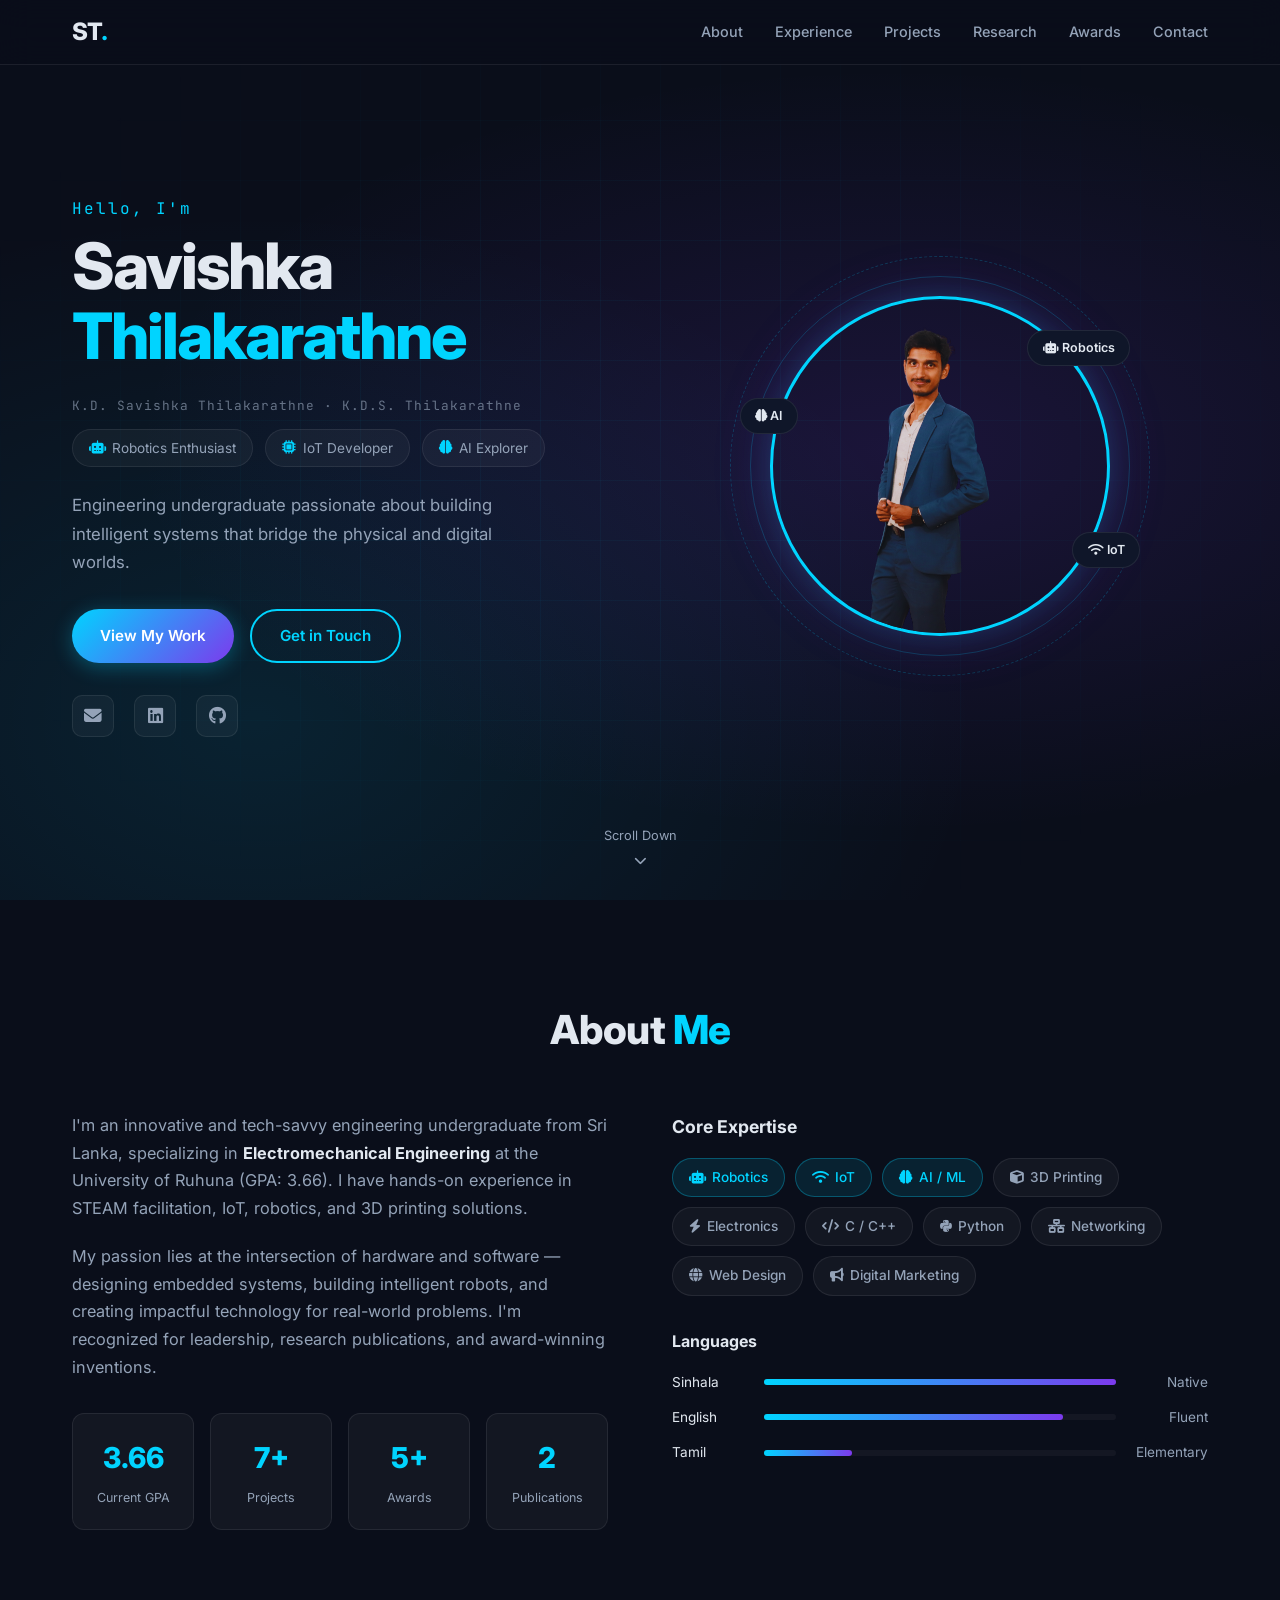
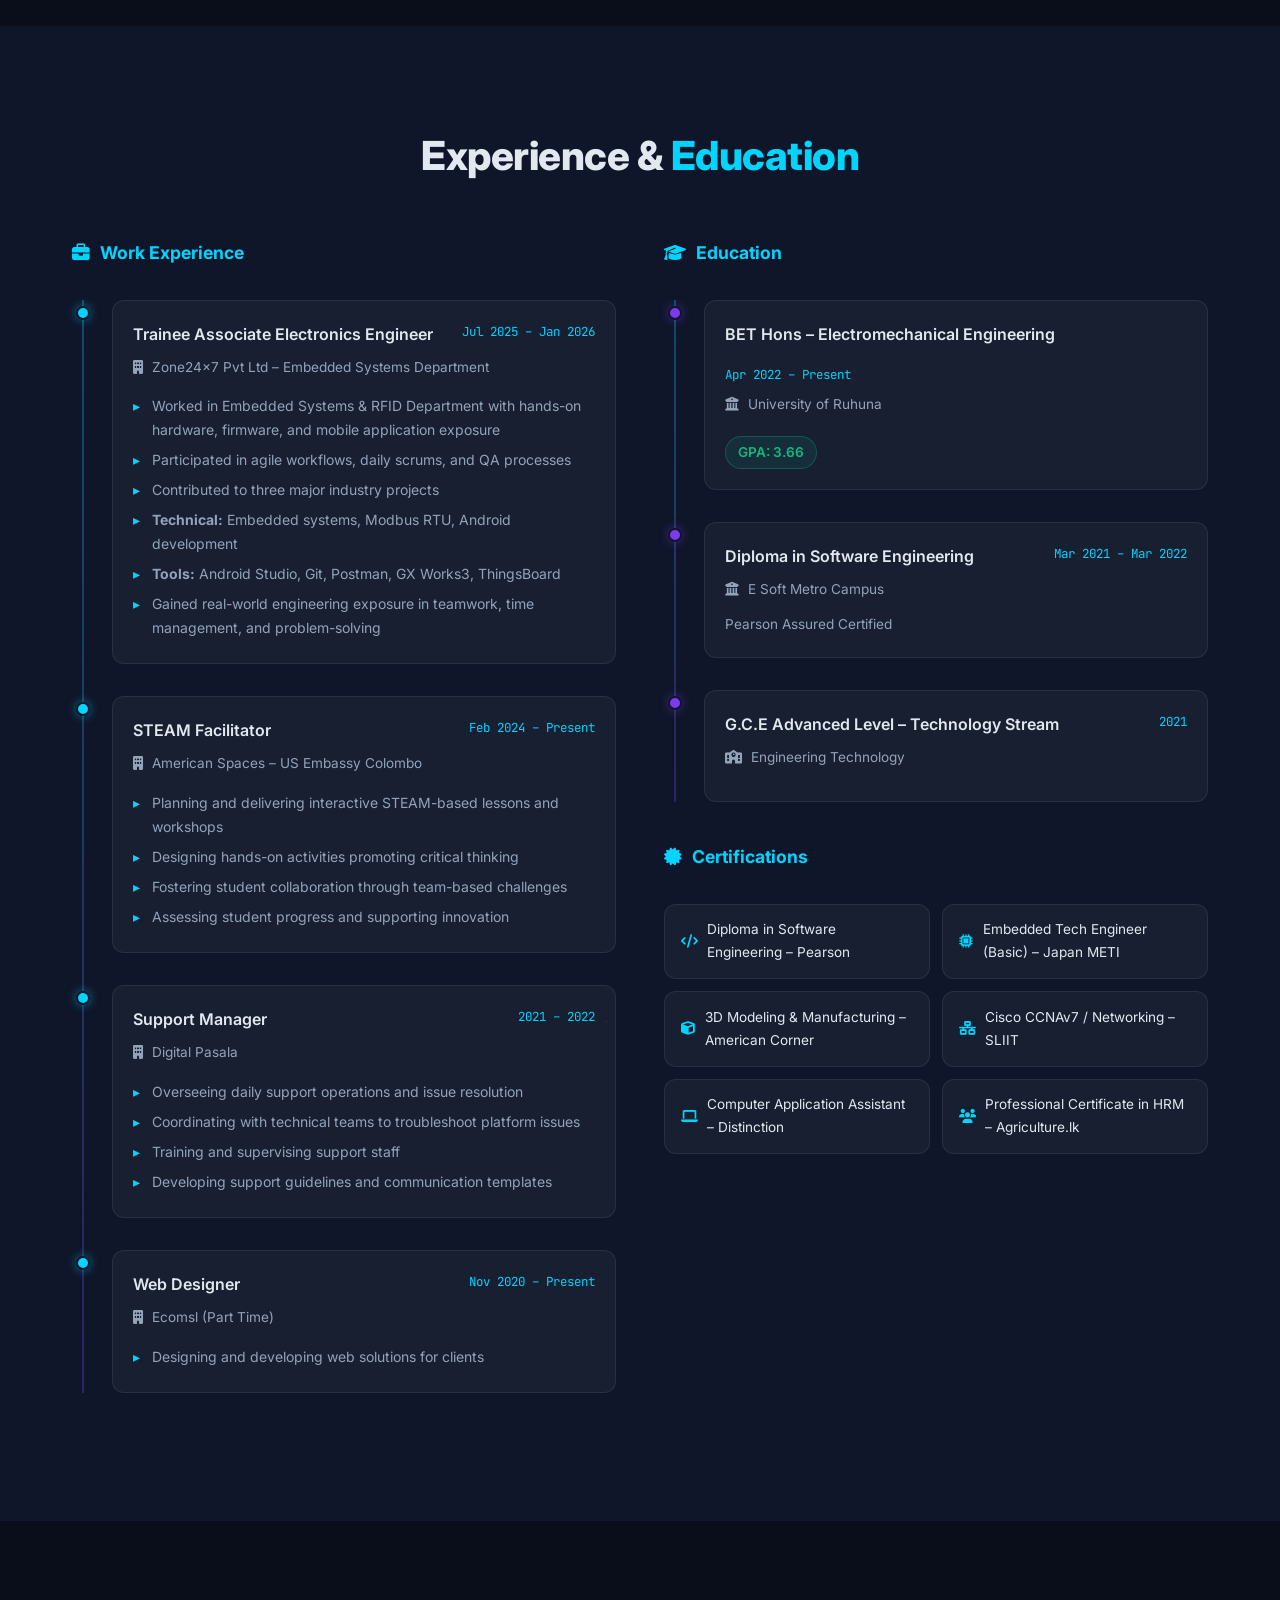
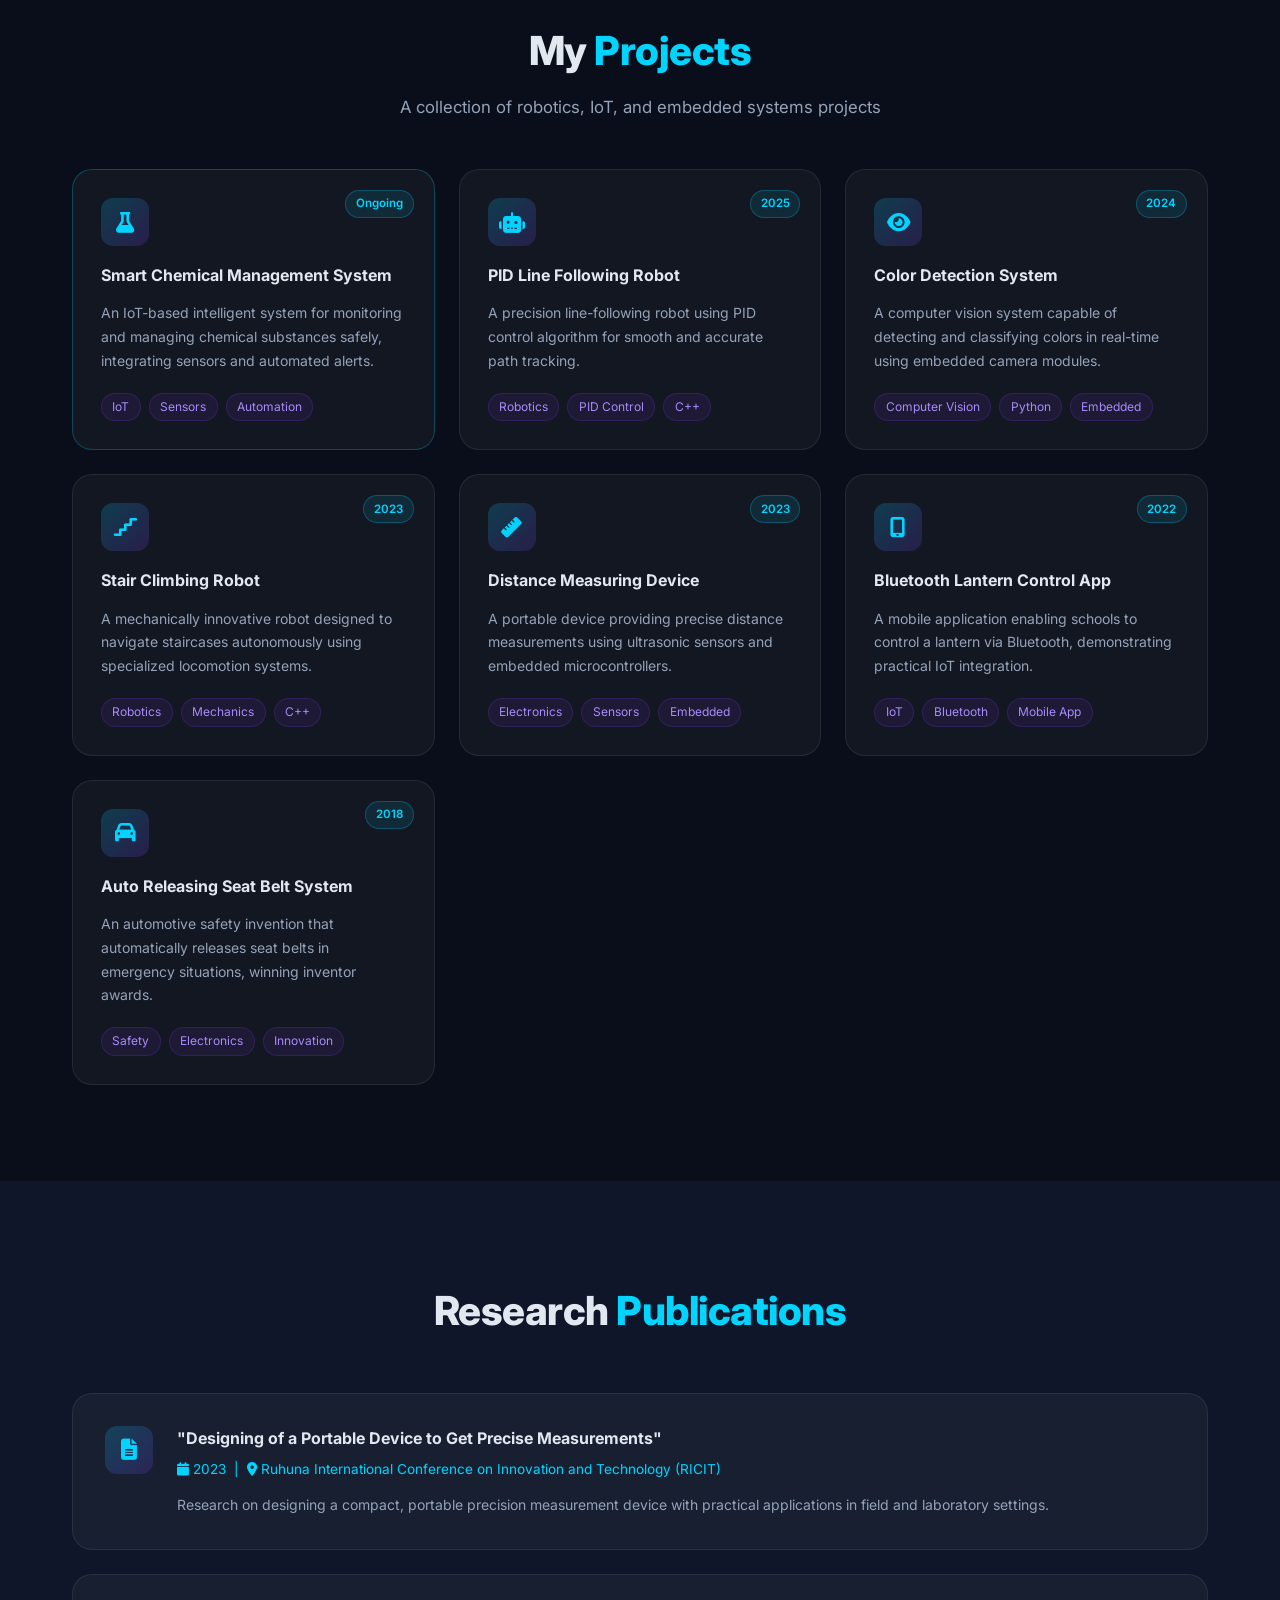
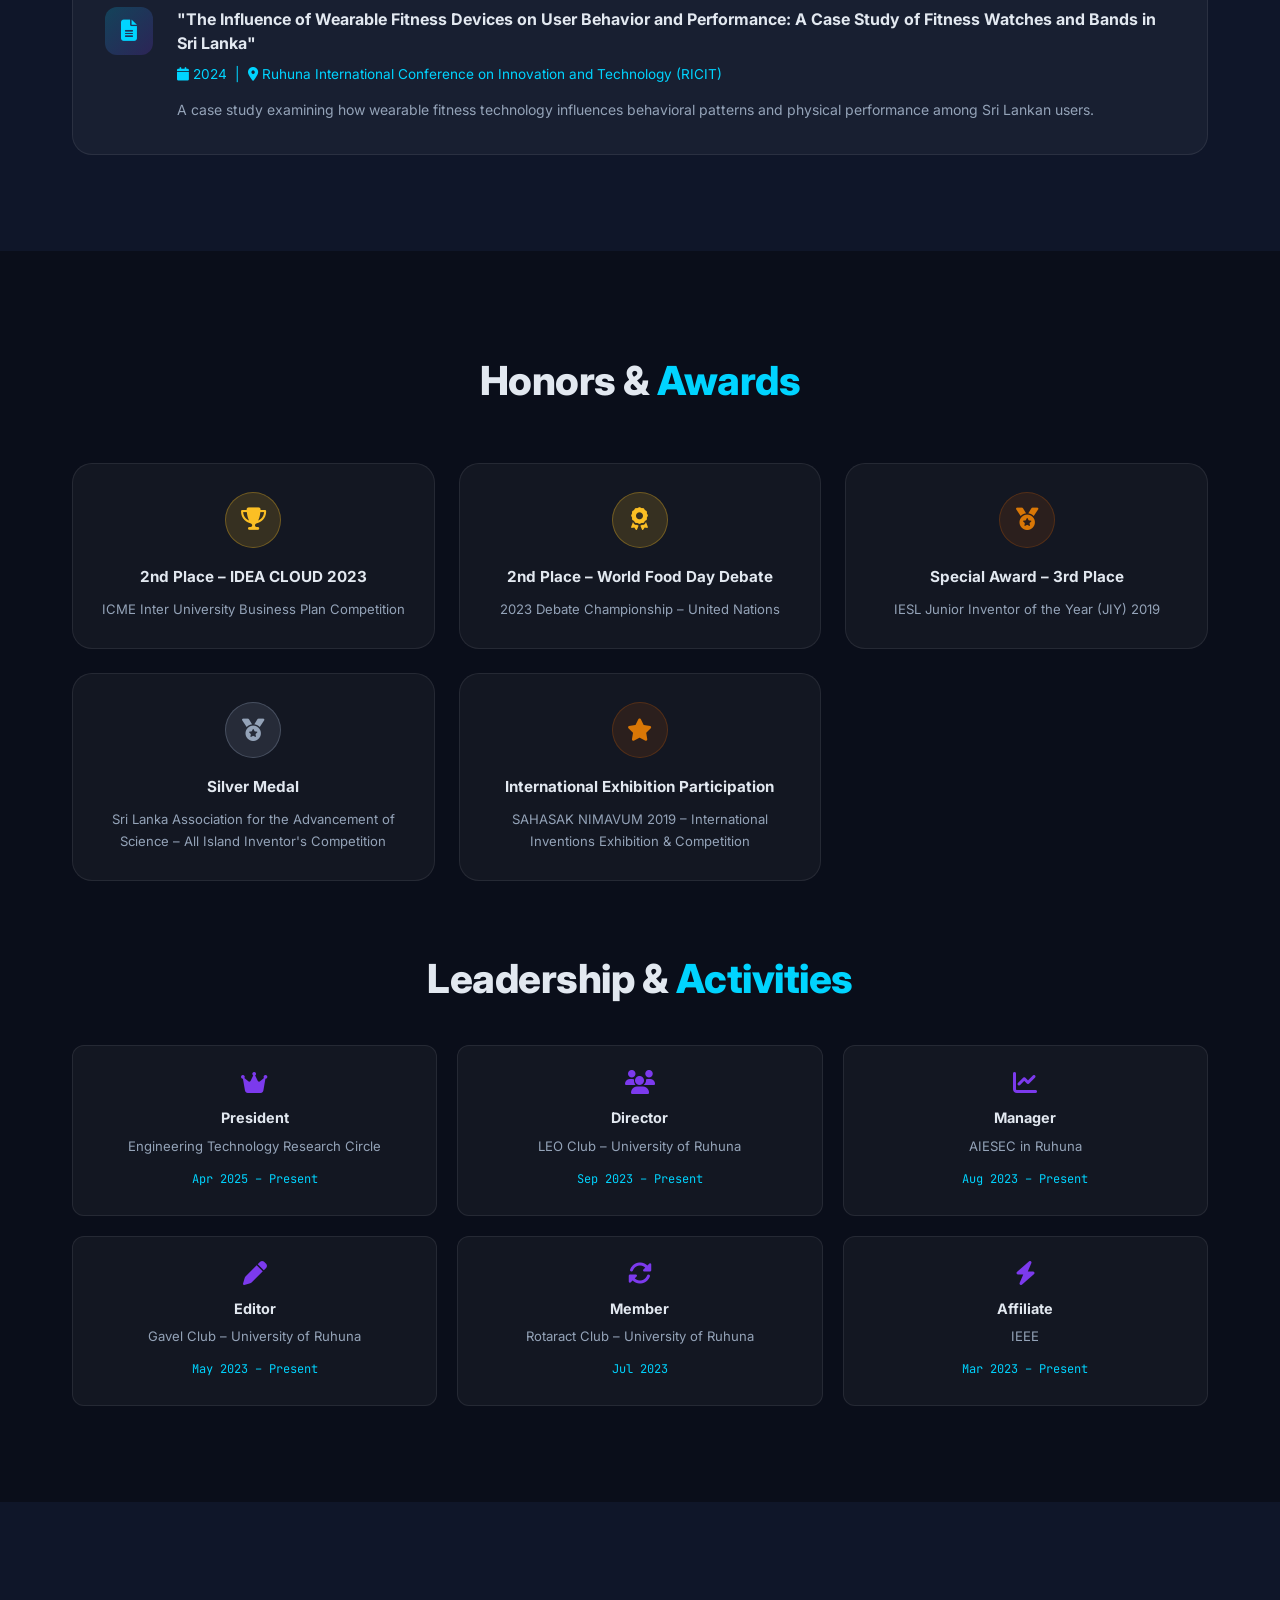
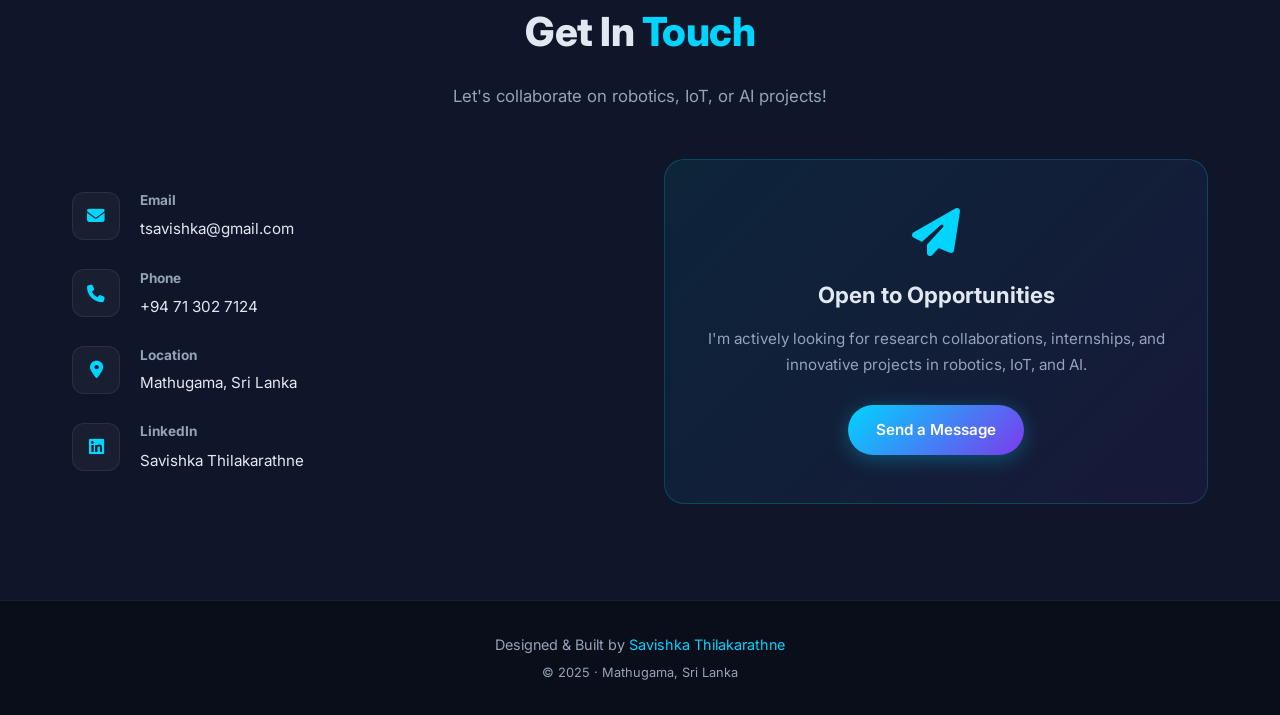
<file: index.html>
<!DOCTYPE html>
<html lang="en">
<head>
  <meta charset="UTF-8" />
  <meta name="viewport" content="width=device-width, initial-scale=1.0" />

  <!-- Primary Meta -->
  <title>K.D. Savishka Thilakarathne – Robotics, IoT & AI Engineer Sri Lanka | K.D.S. Thilakarathne</title>
  <meta name="description" content="K.D. Savishka Thilakarathne (K.D.S. Thilakarathne) is an innovative and tech-savvy Engineering Technology undergraduate from Sri Lanka, specializing in Electromechanical Engineering at the University of Ruhuna. He has hands-on experience in STEAM facilitation, IoT, robotics, and 3D printing solutions. Recognized for leadership, research publications, and award-winning inventions." />
  <meta name="keywords" content="Savishka, Savishka Thilakarathne, K.D.S Thilakarathne, KDS Thilakarathne, Thilakarathne, K.D. Savishka Thilakarathne, Savishka Engineer, Savishka Sri Lanka, Savishka Robotics, Savishka IoT, Savishka AI, Savishka University of Ruhuna, Savishka Portfolio, Robotics Engineer Sri Lanka, IoT Developer Sri Lanka, Embedded Systems, Electromechanical Engineering, STEAM Facilitator, University of Ruhuna Engineering" />
  <meta name="author" content="Savishka Thilakarathne" />
  <meta name="robots" content="index, follow" />
  <meta name="theme-color" content="#00d4ff" />
  <link rel="canonical" href="https://savishka1.github.io/" />
  <meta name="google-site-verification" content="TdFJ2j33dAHfxKjrSxl5MV485KuA6WIT2i1i0V0NM7w" />

  <!-- Open Graph / Facebook / LinkedIn -->
  <meta property="og:type" content="website" />
  <meta property="og:url" content="https://savishka1.github.io/" />
  <meta property="og:title" content="K.D. Savishka Thilakarathne | Robotics, IoT & AI Engineer Sri Lanka" />
  <meta property="og:description" content="K.D. Savishka Thilakarathne (K.D.S. Thilakarathne) — innovative Engineering Technology undergraduate from Sri Lanka, specializing in Electromechanical Engineering at University of Ruhuna. Experienced in STEAM facilitation, IoT, robotics, and 3D printing. Award-winning inventor and published researcher." />
  <meta property="og:image" content="https://savishka1.github.io/profile.png" />
  <meta property="og:image:alt" content="Savishka Thilakarathne – Robotics and IoT Engineer" />
  <meta property="og:site_name" content="Savishka Thilakarathne Portfolio" />
  <meta property="og:locale" content="en_US" />

  <!-- Twitter Card -->
  <meta name="twitter:card" content="summary_large_image" />
  <meta name="twitter:url" content="https://savishka1.github.io/" />
  <meta name="twitter:title" content="K.D. Savishka Thilakarathne | Robotics, IoT & AI Engineer" />
  <meta name="twitter:description" content="K.D. Savishka Thilakarathne (K.D.S. Thilakarathne) — Engineering Technology undergraduate at University of Ruhuna, Sri Lanka. Specializing in IoT, robotics, embedded systems, and 3D printing. Award-winning inventor and published researcher." />
  <meta name="twitter:image" content="https://savishka1.github.io/profile.png" />

  <!-- Structured Data: Person -->
  <script type="application/ld+json">
  {
    "@context": "https://schema.org",
    "@type": "Person",
    "name": "K.D. Savishka Thilakarathne",
    "alternateName": ["Savishka Thilakarathne", "K.D.S. Thilakarathne", "K.D.S Thilakarathne", "KDS Thilakarathne", "Savishka", "Thilakarathne"],
    "url": "https://savishka1.github.io/",
    "image": "https://savishka1.github.io/profile.png",
    "email": "tsavishka@gmail.com",
    "telephone": "+94713027124",
    "jobTitle": "Engineering Technology Undergraduate – Electromechanical Engineering",
    "description": "K.D. Savishka Thilakarathne is an innovative and tech-savvy Engineering Technology undergraduate from Sri Lanka, specializing in Electromechanical Engineering at the University of Ruhuna. He has hands-on experience in STEAM facilitation, IoT, robotics, and 3D printing solutions. His passion lies at the intersection of hardware and software — designing embedded systems, building intelligent robots, and creating impactful technology for real-world problems. He is recognized for leadership, research publications, and award-winning inventions.",
    "nationality": {
      "@type": "Country",
      "name": "Sri Lanka"
    },
    "address": {
      "@type": "PostalAddress",
      "addressLocality": "Mathugama",
      "addressCountry": "LK"
    },
    "alumniOf": {
      "@type": "CollegeOrUniversity",
      "name": "University of Ruhuna",
      "url": "https://www.ruh.ac.lk"
    },
    "sameAs": [
      "https://www.linkedin.com/in/savishka-thilakarathne",
      "https://github.com/Savishka1",
      "https://savishka1.github.io/"
    ],
    "knowsAbout": ["Robotics", "IoT", "Artificial Intelligence", "Embedded Systems", "3D Printing", "C++", "Python", "Electronics", "STEAM Education", "Electromechanical Engineering"],
    "award": [
      "IDEA CLOUD 2023 – Second Place, ICME Inter University Business Plan Competition",
      "World Food Day 2023 Debate Championship – Second Place, United Nations",
      "IESL Junior Inventor of the Year 2019 – Special Award Third Place",
      "Sri Lanka Association for the Advancement of Science – Silver Medal"
    ]
  }
  </script>

  <!-- Structured Data: ProfilePage -->
  <script type="application/ld+json">
  {
    "@context": "https://schema.org",
    "@type": "ProfilePage",
    "name": "K.D. Savishka Thilakarathne – Portfolio",
    "url": "https://savishka1.github.io/",
    "description": "Professional portfolio of K.D. Savishka Thilakarathne (K.D.S. Thilakarathne), an Engineering Technology undergraduate from Sri Lanka specializing in Electromechanical Engineering, Robotics, IoT, and Embedded Systems.",
    "mainEntity": {
      "@type": "Person",
      "name": "K.D. Savishka Thilakarathne",
      "alternateName": ["Savishka Thilakarathne", "K.D.S. Thilakarathne", "Savishka", "Thilakarathne"],
      "description": "Innovative and tech-savvy Engineering Technology undergraduate from Sri Lanka, specializing in Electromechanical Engineering at the University of Ruhuna. Experienced in STEAM facilitation, IoT, robotics, and 3D printing. Recognized for leadership, research publications, and award-winning inventions.",
      "url": "https://savishka1.github.io/"
    }
  }
  </script>

  <!-- Structured Data: WebSite -->
  <script type="application/ld+json">
  {
    "@context": "https://schema.org",
    "@type": "WebSite",
    "name": "Savishka Thilakarathne Portfolio",
    "url": "https://savishka1.github.io/",
    "description": "Professional portfolio of Savishka Thilakarathne — Robotics, IoT and AI engineer from Sri Lanka.",
    "author": {
      "@type": "Person",
      "name": "Savishka Thilakarathne"
    }
  }
  </script>

  <link rel="stylesheet" href="style.css" />
  <link rel="preconnect" href="https://fonts.googleapis.com" />
  <link rel="preconnect" href="https://fonts.gstatic.com" crossorigin />
  <link href="https://fonts.googleapis.com/css2?family=Inter:wght@300;400;500;600;700;800&family=JetBrains+Mono:wght@400;500&display=swap" rel="stylesheet" />
  <link rel="stylesheet" href="https://cdnjs.cloudflare.com/ajax/libs/font-awesome/6.5.0/css/all.min.css" />
</head>
<body>

  <!-- Navigation -->
  <nav id="navbar">
    <div class="nav-container">
      <a href="#hero" class="nav-logo">ST<span class="dot">.</span></a>
      <ul class="nav-links">
        <li><a href="#about">About</a></li>
        <li><a href="#experience">Experience</a></li>
        <li><a href="#projects">Projects</a></li>
        <li><a href="#publications">Research</a></li>
        <li><a href="#awards">Awards</a></li>
        <li><a href="#contact">Contact</a></li>
      </ul>
      <button class="hamburger" id="hamburger" aria-label="Toggle menu">
        <span></span><span></span><span></span>
      </button>
    </div>
  </nav>

  <!-- Hero Section -->
  <section id="hero">
    <div class="hero-bg">
      <div class="grid-overlay"></div>
      <div class="circuit-lines"></div>
    </div>
    <div class="hero-content">
      <div class="hero-text">
        <p class="hero-greeting">Hello, I'm</p>
        <h1 class="hero-name">Savishka<br /><span class="highlight">Thilakarathne</span></h1>
        <p class="hero-fullname">K.D. Savishka Thilakarathne · K.D.S. Thilakarathne</p>
        <div class="hero-roles">
          <span class="role-tag"><i class="fas fa-robot"></i> Robotics Enthusiast</span>
          <span class="role-tag"><i class="fas fa-microchip"></i> IoT Developer</span>
          <span class="role-tag"><i class="fas fa-brain"></i> AI Explorer</span>
        </div>
        <p class="hero-bio">
          Engineering undergraduate passionate about building intelligent systems that bridge the physical and digital worlds.
        </p>
        <div class="hero-actions">
          <a href="#projects" class="btn btn-primary">View My Work</a>
          <a href="#contact" class="btn btn-outline">Get in Touch</a>
        </div>
        <div class="hero-socials">
          <a href="mailto:tsavishka@gmail.com" aria-label="Email"><i class="fas fa-envelope"></i></a>
          <a href="https://www.linkedin.com/in/savishka-thilakarathne" target="_blank" rel="noopener" aria-label="LinkedIn"><i class="fab fa-linkedin"></i></a>
          <a href="https://github.com/savishka-thilakarathne" target="_blank" rel="noopener" aria-label="GitHub"><i class="fab fa-github"></i></a>
        </div>
      </div>
      <div class="hero-image-wrapper">
        <div class="image-frame">
          <div class="image-ring ring-1"></div>
          <div class="image-ring ring-2"></div>
          <div class="profile-photo-container">
            <img src="profile.png" alt="Savishka Thilakarathne – Robotics and IoT Engineer from Sri Lanka" class="profile-photo" id="profilePhoto" onerror="this.style.display='none'; document.getElementById('avatarFallback').style.display='flex';" />
            <div class="avatar-fallback" id="avatarFallback">
              <i class="fas fa-user"></i>
            </div>
          </div>
          <div class="floating-badge badge-1"><i class="fas fa-robot"></i> Robotics</div>
          <div class="floating-badge badge-2"><i class="fas fa-wifi"></i> IoT</div>
          <div class="floating-badge badge-3"><i class="fas fa-brain"></i> AI</div>
        </div>
      </div>
    </div>
    <div class="scroll-indicator">
      <span>Scroll Down</span>
      <i class="fas fa-chevron-down"></i>
    </div>
  </section>

  <!-- About Section -->
  <section id="about">
    <div class="container">
      <h2 class="section-title">About <span class="highlight">Me</span></h2>
      <div class="about-grid">
        <div class="about-text">
          <p>
            I'm an innovative and tech-savvy engineering undergraduate from Sri Lanka, specializing in
            <strong>Electromechanical Engineering</strong> at the University of Ruhuna (GPA: 3.66).
            I have hands-on experience in STEAM facilitation, IoT, robotics, and 3D printing solutions.
          </p>
          <p>
            My passion lies at the intersection of hardware and software — designing embedded systems,
            building intelligent robots, and creating impactful technology for real-world problems.
            I'm recognized for leadership, research publications, and award-winning inventions.
          </p>
          <div class="about-stats">
            <div class="stat">
              <span class="stat-number">3.66</span>
              <span class="stat-label">Current GPA</span>
            </div>
            <div class="stat">
              <span class="stat-number">7+</span>
              <span class="stat-label">Projects</span>
            </div>
            <div class="stat">
              <span class="stat-number">5+</span>
              <span class="stat-label">Awards</span>
            </div>
            <div class="stat">
              <span class="stat-number">2</span>
              <span class="stat-label">Publications</span>
            </div>
          </div>
        </div>
        <div class="skills-grid">
          <h3>Core Expertise</h3>
          <div class="skill-tags">
            <span class="skill-tag primary"><i class="fas fa-robot"></i> Robotics</span>
            <span class="skill-tag primary"><i class="fas fa-wifi"></i> IoT</span>
            <span class="skill-tag primary"><i class="fas fa-brain"></i> AI / ML</span>
            <span class="skill-tag secondary"><i class="fas fa-cube"></i> 3D Printing</span>
            <span class="skill-tag secondary"><i class="fas fa-bolt"></i> Electronics</span>
            <span class="skill-tag secondary"><i class="fas fa-code"></i> C / C++</span>
            <span class="skill-tag secondary"><i class="fab fa-python"></i> Python</span>
            <span class="skill-tag secondary"><i class="fas fa-network-wired"></i> Networking</span>
            <span class="skill-tag secondary"><i class="fas fa-globe"></i> Web Design</span>
            <span class="skill-tag secondary"><i class="fas fa-bullhorn"></i> Digital Marketing</span>
          </div>
          <div class="languages">
            <h4>Languages</h4>
            <div class="lang-bar">
              <span>Sinhala</span>
              <div class="bar"><div class="fill" style="width:100%"></div></div>
              <span>Native</span>
            </div>
            <div class="lang-bar">
              <span>English</span>
              <div class="bar"><div class="fill" style="width:85%"></div></div>
              <span>Fluent</span>
            </div>
            <div class="lang-bar">
              <span>Tamil</span>
              <div class="bar"><div class="fill" style="width:25%"></div></div>
              <span>Elementary</span>
            </div>
          </div>
        </div>
      </div>
    </div>
  </section>

  <!-- Experience Section -->
  <section id="experience" class="dark-section">
    <div class="container">
      <h2 class="section-title">Experience & <span class="highlight">Education</span></h2>
      <div class="timeline-grid">
        <div class="timeline-column">
          <h3 class="timeline-heading"><i class="fas fa-briefcase"></i> Work Experience</h3>
          <div class="timeline">

            <div class="timeline-item">
              <div class="timeline-dot"></div>
              <div class="timeline-card">
                <div class="timeline-header">
                  <h4>Trainee Associate Electronics Engineer</h4>
                  <span class="timeline-date">Jul 2025 – Jan 2026</span>
                </div>
                <p class="timeline-org"><i class="fas fa-building"></i> Zone24x7 Pvt Ltd – Embedded Systems Department</p>
                <ul class="timeline-list">
                  <li>Worked in Embedded Systems &amp; RFID Department with hands-on hardware, firmware, and mobile application exposure</li>
                  <li>Participated in agile workflows, daily scrums, and QA processes</li>
                  <li>Contributed to three major industry projects</li>
                  <li><strong>Technical:</strong> Embedded systems, Modbus RTU, Android development</li>
                  <li><strong>Tools:</strong> Android Studio, Git, Postman, GX Works3, ThingsBoard</li>
                  <li>Gained real-world engineering exposure in teamwork, time management, and problem-solving</li>
                </ul>
              </div>
            </div>

            <div class="timeline-item">
              <div class="timeline-dot"></div>
              <div class="timeline-card">
                <div class="timeline-header">
                  <h4>STEAM Facilitator</h4>
                  <span class="timeline-date">Feb 2024 – Present</span>
                </div>
                <p class="timeline-org"><i class="fas fa-building"></i> American Spaces – US Embassy Colombo</p>
                <ul class="timeline-list">
                  <li>Planning and delivering interactive STEAM-based lessons and workshops</li>
                  <li>Designing hands-on activities promoting critical thinking</li>
                  <li>Fostering student collaboration through team-based challenges</li>
                  <li>Assessing student progress and supporting innovation</li>
                </ul>
              </div>
            </div>

            <div class="timeline-item">
              <div class="timeline-dot"></div>
              <div class="timeline-card">
                <div class="timeline-header">
                  <h4>Support Manager</h4>
                  <span class="timeline-date">2021 – 2022</span>
                </div>
                <p class="timeline-org"><i class="fas fa-building"></i> Digital Pasala</p>
                <ul class="timeline-list">
                  <li>Overseeing daily support operations and issue resolution</li>
                  <li>Coordinating with technical teams to troubleshoot platform issues</li>
                  <li>Training and supervising support staff</li>
                  <li>Developing support guidelines and communication templates</li>
                </ul>
              </div>
            </div>

            <div class="timeline-item">
              <div class="timeline-dot"></div>
              <div class="timeline-card">
                <div class="timeline-header">
                  <h4>Web Designer</h4>
                  <span class="timeline-date">Nov 2020 – Present</span>
                </div>
                <p class="timeline-org"><i class="fas fa-building"></i> Ecomsl (Part Time)</p>
                <ul class="timeline-list">
                  <li>Designing and developing web solutions for clients</li>
                </ul>
              </div>
            </div>

          </div>
        </div>

        <div class="timeline-column">
          <h3 class="timeline-heading"><i class="fas fa-graduation-cap"></i> Education</h3>
          <div class="timeline">

            <div class="timeline-item">
              <div class="timeline-dot edu-dot"></div>
              <div class="timeline-card">
                <div class="timeline-header">
                  <h4>BET Hons – Electromechanical Engineering</h4>
                  <span class="timeline-date">Apr 2022 – Present</span>
                </div>
                <p class="timeline-org"><i class="fas fa-university"></i> University of Ruhuna</p>
                <p class="gpa-badge">GPA: 3.66</p>
              </div>
            </div>

            <div class="timeline-item">
              <div class="timeline-dot edu-dot"></div>
              <div class="timeline-card">
                <div class="timeline-header">
                  <h4>Diploma in Software Engineering</h4>
                  <span class="timeline-date">Mar 2021 – Mar 2022</span>
                </div>
                <p class="timeline-org"><i class="fas fa-university"></i> E Soft Metro Campus</p>
                <p class="cert-note">Pearson Assured Certified</p>
              </div>
            </div>

            <div class="timeline-item">
              <div class="timeline-dot edu-dot"></div>
              <div class="timeline-card">
                <div class="timeline-header">
                  <h4>G.C.E Advanced Level – Technology Stream</h4>
                  <span class="timeline-date">2021</span>
                </div>
                <p class="timeline-org"><i class="fas fa-school"></i> Engineering Technology</p>
              </div>
            </div>

          </div>

          <!-- Certifications -->
          <h3 class="timeline-heading cert-heading"><i class="fas fa-certificate"></i> Certifications</h3>
          <div class="cert-grid">
            <div class="cert-card"><i class="fas fa-code"></i> Diploma in Software Engineering – Pearson</div>
            <div class="cert-card"><i class="fas fa-microchip"></i> Embedded Tech Engineer (Basic) – Japan METI</div>
            <div class="cert-card"><i class="fas fa-cube"></i> 3D Modeling & Manufacturing – American Corner</div>
            <div class="cert-card"><i class="fas fa-network-wired"></i> Cisco CCNAv7 / Networking – SLIIT</div>
            <div class="cert-card"><i class="fas fa-laptop"></i> Computer Application Assistant – Distinction</div>
            <div class="cert-card"><i class="fas fa-users"></i> Professional Certificate in HRM – Agriculture.lk</div>
          </div>
        </div>
      </div>
    </div>
  </section>

  <!-- Projects Section -->
  <section id="projects">
    <div class="container">
      <h2 class="section-title">My <span class="highlight">Projects</span></h2>
      <p class="section-subtitle">A collection of robotics, IoT, and embedded systems projects</p>
      <div class="projects-grid">

        <div class="project-card featured">
          <div class="project-icon"><i class="fas fa-flask"></i></div>
          <div class="project-badge">Ongoing</div>
          <h3>Smart Chemical Management System</h3>
          <p>An IoT-based intelligent system for monitoring and managing chemical substances safely, integrating sensors and automated alerts.</p>
          <div class="project-tags">
            <span>IoT</span><span>Sensors</span><span>Automation</span>
          </div>
        </div>

        <div class="project-card">
          <div class="project-icon"><i class="fas fa-robot"></i></div>
          <div class="project-badge">2025</div>
          <h3>PID Line Following Robot</h3>
          <p>A precision line-following robot using PID control algorithm for smooth and accurate path tracking.</p>
          <div class="project-tags">
            <span>Robotics</span><span>PID Control</span><span>C++</span>
          </div>
        </div>

        <div class="project-card">
          <div class="project-icon"><i class="fas fa-eye"></i></div>
          <div class="project-badge">2024</div>
          <h3>Color Detection System</h3>
          <p>A computer vision system capable of detecting and classifying colors in real-time using embedded camera modules.</p>
          <div class="project-tags">
            <span>Computer Vision</span><span>Python</span><span>Embedded</span>
          </div>
        </div>

        <div class="project-card">
          <div class="project-icon"><i class="fas fa-stairs"></i></div>
          <div class="project-badge">2023</div>
          <h3>Stair Climbing Robot</h3>
          <p>A mechanically innovative robot designed to navigate staircases autonomously using specialized locomotion systems.</p>
          <div class="project-tags">
            <span>Robotics</span><span>Mechanics</span><span>C++</span>
          </div>
        </div>

        <div class="project-card">
          <div class="project-icon"><i class="fas fa-ruler"></i></div>
          <div class="project-badge">2023</div>
          <h3>Distance Measuring Device</h3>
          <p>A portable device providing precise distance measurements using ultrasonic sensors and embedded microcontrollers.</p>
          <div class="project-tags">
            <span>Electronics</span><span>Sensors</span><span>Embedded</span>
          </div>
        </div>

        <div class="project-card">
          <div class="project-icon"><i class="fas fa-mobile-alt"></i></div>
          <div class="project-badge">2022</div>
          <h3>Bluetooth Lantern Control App</h3>
          <p>A mobile application enabling schools to control a lantern via Bluetooth, demonstrating practical IoT integration.</p>
          <div class="project-tags">
            <span>IoT</span><span>Bluetooth</span><span>Mobile App</span>
          </div>
        </div>

        <div class="project-card">
          <div class="project-icon"><i class="fas fa-car"></i></div>
          <div class="project-badge">2018</div>
          <h3>Auto Releasing Seat Belt System</h3>
          <p>An automotive safety invention that automatically releases seat belts in emergency situations, winning inventor awards.</p>
          <div class="project-tags">
            <span>Safety</span><span>Electronics</span><span>Innovation</span>
          </div>
        </div>

      </div>
    </div>
  </section>

  <!-- Publications Section -->
  <section id="publications" class="dark-section">
    <div class="container">
      <h2 class="section-title">Research <span class="highlight">Publications</span></h2>
      <div class="publications-list">

        <div class="pub-card">
          <div class="pub-icon"><i class="fas fa-file-alt"></i></div>
          <div class="pub-content">
            <h3>"Designing of a Portable Device to Get Precise Measurements"</h3>
            <p class="pub-venue">
              <i class="fas fa-calendar"></i> 2023 &nbsp;|&nbsp;
              <i class="fas fa-map-marker-alt"></i> Ruhuna International Conference on Innovation and Technology (RICIT)
            </p>
            <p class="pub-description">
              Research on designing a compact, portable precision measurement device with practical applications in field and laboratory settings.
            </p>
          </div>
        </div>

        <div class="pub-card">
          <div class="pub-icon"><i class="fas fa-file-alt"></i></div>
          <div class="pub-content">
            <h3>"The Influence of Wearable Fitness Devices on User Behavior and Performance: A Case Study of Fitness Watches and Bands in Sri Lanka"</h3>
            <p class="pub-venue">
              <i class="fas fa-calendar"></i> 2024 &nbsp;|&nbsp;
              <i class="fas fa-map-marker-alt"></i> Ruhuna International Conference on Innovation and Technology (RICIT)
            </p>
            <p class="pub-description">
              A case study examining how wearable fitness technology influences behavioral patterns and physical performance among Sri Lankan users.
            </p>
          </div>
        </div>

      </div>
    </div>
  </section>

  <!-- Awards Section -->
  <section id="awards">
    <div class="container">
      <h2 class="section-title">Honors & <span class="highlight">Awards</span></h2>
      <div class="awards-grid">

        <div class="award-card">
          <div class="award-icon gold"><i class="fas fa-trophy"></i></div>
          <h4>2nd Place – IDEA CLOUD 2023</h4>
          <p>ICME Inter University Business Plan Competition</p>
        </div>

        <div class="award-card">
          <div class="award-icon gold"><i class="fas fa-award"></i></div>
          <h4>2nd Place – World Food Day Debate</h4>
          <p>2023 Debate Championship – United Nations</p>
        </div>

        <div class="award-card">
          <div class="award-icon bronze"><i class="fas fa-medal"></i></div>
          <h4>Special Award – 3rd Place</h4>
          <p>IESL Junior Inventor of the Year (JIY) 2019</p>
        </div>

        <div class="award-card">
          <div class="award-icon silver"><i class="fas fa-medal"></i></div>
          <h4>Silver Medal</h4>
          <p>Sri Lanka Association for the Advancement of Science – All Island Inventor's Competition</p>
        </div>

        <div class="award-card">
          <div class="award-icon bronze"><i class="fas fa-star"></i></div>
          <h4>International Exhibition Participation</h4>
          <p>SAHASAK NIMAVUM 2019 – International Inventions Exhibition & Competition</p>
        </div>

      </div>

      <!-- Leadership -->
      <h2 class="section-title" style="margin-top:4rem">Leadership & <span class="highlight">Activities</span></h2>
      <div class="leadership-grid">
        <div class="leader-card">
          <i class="fas fa-crown"></i>
          <h4>President</h4>
          <p>Engineering Technology Research Circle</p>
          <span>Apr 2025 – Present</span>
        </div>
        <div class="leader-card">
          <i class="fas fa-users"></i>
          <h4>Director</h4>
          <p>LEO Club – University of Ruhuna</p>
          <span>Sep 2023 – Present</span>
        </div>
        <div class="leader-card">
          <i class="fas fa-chart-line"></i>
          <h4>Manager</h4>
          <p>AIESEC in Ruhuna</p>
          <span>Aug 2023 – Present</span>
        </div>
        <div class="leader-card">
          <i class="fas fa-pen"></i>
          <h4>Editor</h4>
          <p>Gavel Club – University of Ruhuna</p>
          <span>May 2023 – Present</span>
        </div>
        <div class="leader-card">
          <i class="fas fa-rotate"></i>
          <h4>Member</h4>
          <p>Rotaract Club – University of Ruhuna</p>
          <span>Jul 2023</span>
        </div>
        <div class="leader-card">
          <i class="fas fa-bolt"></i>
          <h4>Affiliate</h4>
          <p>IEEE</p>
          <span>Mar 2023 – Present</span>
        </div>
      </div>
    </div>
  </section>

  <!-- Contact Section -->
  <section id="contact" class="dark-section">
    <div class="container">
      <h2 class="section-title">Get In <span class="highlight">Touch</span></h2>
      <p class="section-subtitle">Let's collaborate on robotics, IoT, or AI projects!</p>
      <div class="contact-grid">
        <div class="contact-info">
          <div class="contact-item">
            <div class="contact-icon"><i class="fas fa-envelope"></i></div>
            <div>
              <h4>Email</h4>
              <a href="mailto:tsavishka@gmail.com">tsavishka@gmail.com</a>
            </div>
          </div>
          <div class="contact-item">
            <div class="contact-icon"><i class="fas fa-phone"></i></div>
            <div>
              <h4>Phone</h4>
              <a href="tel:+94713027124">+94 71 302 7124</a>
            </div>
          </div>
          <div class="contact-item">
            <div class="contact-icon"><i class="fas fa-map-marker-alt"></i></div>
            <div>
              <h4>Location</h4>
              <p>Mathugama, Sri Lanka</p>
            </div>
          </div>
          <div class="contact-item">
            <div class="contact-icon"><i class="fab fa-linkedin"></i></div>
            <div>
              <h4>LinkedIn</h4>
              <a href="https://www.linkedin.com/in/savishka-thilakarathne" target="_blank" rel="noopener">Savishka Thilakarathne</a>
            </div>
          </div>
        </div>
        <div class="contact-cta">
          <div class="cta-card">
            <i class="fas fa-paper-plane cta-icon"></i>
            <h3>Open to Opportunities</h3>
            <p>I'm actively looking for research collaborations, internships, and innovative projects in robotics, IoT, and AI.</p>
            <a href="mailto:tsavishka@gmail.com" class="btn btn-primary">Send a Message</a>
          </div>
        </div>
      </div>
    </div>
  </section>

  <!-- Footer -->
  <footer>
    <div class="container">
      <p>Designed & Built by <span class="highlight">Savishka Thilakarathne</span></p>
      <p class="footer-sub">© 2025 · Mathugama, Sri Lanka</p>
    </div>
  </footer>

  <button id="scrollTop" aria-label="Scroll to top"><i class="fas fa-chevron-up"></i></button>

  <script src="script.js"></script>
</body>
</html>
</file>
<file: style.css>
/* ===== RESET & BASE ===== */
*, *::before, *::after { box-sizing: border-box; margin: 0; padding: 0; }

:root {
  --bg: #0a0e1a;
  --bg2: #0f1629;
  --bg3: #141d35;
  --accent: #00d4ff;
  --accent2: #7c3aed;
  --accent3: #10b981;
  --text: #e2e8f0;
  --text-muted: #94a3b8;
  --border: rgba(255,255,255,0.08);
  --card: rgba(255,255,255,0.04);
  --card-hover: rgba(0,212,255,0.06);
  --radius: 12px;
  --radius-lg: 20px;
  --shadow: 0 4px 24px rgba(0,0,0,0.4);
  --glow: 0 0 30px rgba(0,212,255,0.15);
}

html { scroll-behavior: smooth; }

body {
  font-family: 'Inter', sans-serif;
  background: var(--bg);
  color: var(--text);
  line-height: 1.7;
  overflow-x: hidden;
}

a { color: var(--accent); text-decoration: none; transition: opacity 0.2s; }
a:hover { opacity: 0.8; }

ul { list-style: none; }

/* ===== SCROLLBAR ===== */
::-webkit-scrollbar { width: 6px; }
::-webkit-scrollbar-track { background: var(--bg); }
::-webkit-scrollbar-thumb { background: var(--accent2); border-radius: 3px; }

/* ===== NAVBAR ===== */
#navbar {
  position: fixed; top: 0; left: 0; right: 0; z-index: 1000;
  background: rgba(10,14,26,0.85);
  backdrop-filter: blur(16px);
  border-bottom: 1px solid var(--border);
  transition: background 0.3s;
}

.nav-container {
  max-width: 1200px; margin: 0 auto;
  padding: 0 2rem;
  height: 64px;
  display: flex; align-items: center; justify-content: space-between;
}

.nav-logo {
  font-size: 1.5rem; font-weight: 800;
  color: var(--text); letter-spacing: -1px;
}
.nav-logo .dot { color: var(--accent); }

.nav-links { display: flex; gap: 2rem; }
.nav-links a {
  color: var(--text-muted); font-size: 0.9rem; font-weight: 500;
  transition: color 0.2s;
}
.nav-links a:hover { color: var(--accent); opacity: 1; }

.hamburger {
  display: none; flex-direction: column; gap: 5px;
  background: none; border: none; cursor: pointer; padding: 4px;
}
.hamburger span {
  display: block; width: 24px; height: 2px;
  background: var(--text); border-radius: 2px; transition: 0.3s;
}

/* ===== CONTAINER ===== */
.container { max-width: 1200px; margin: 0 auto; padding: 0 2rem; }

/* ===== SECTIONS ===== */
section { padding: 6rem 0; }
.dark-section { background: var(--bg2); }

.section-title {
  font-size: clamp(1.8rem, 4vw, 2.5rem);
  font-weight: 800; text-align: center;
  margin-bottom: 1rem;
  letter-spacing: -0.5px;
}

.section-subtitle {
  text-align: center; color: var(--text-muted);
  margin-bottom: 3rem; font-size: 1.05rem;
}

.highlight { color: var(--accent); }

/* ===== BUTTONS ===== */
.btn {
  display: inline-flex; align-items: center; gap: 0.5rem;
  padding: 0.75rem 1.75rem;
  border-radius: 50px; font-weight: 600; font-size: 0.95rem;
  cursor: pointer; transition: all 0.25s; border: none;
}

.btn-primary {
  background: linear-gradient(135deg, var(--accent), var(--accent2));
  color: #fff; box-shadow: 0 4px 20px rgba(0,212,255,0.3);
}
.btn-primary:hover { transform: translateY(-2px); box-shadow: 0 8px 28px rgba(0,212,255,0.4); opacity: 1; }

.btn-outline {
  border: 2px solid var(--accent); color: var(--accent); background: transparent;
}
.btn-outline:hover { background: var(--accent); color: var(--bg); opacity: 1; }

/* ===== HERO ===== */
#hero {
  min-height: 100vh; position: relative;
  display: flex; align-items: center;
  padding: 0;
  overflow: hidden;
}

.hero-bg {
  position: absolute; inset: 0; z-index: 0;
  background: radial-gradient(ellipse at 70% 50%, rgba(124,58,237,0.15) 0%, transparent 60%),
              radial-gradient(ellipse at 20% 80%, rgba(0,212,255,0.1) 0%, transparent 50%);
}

.grid-overlay {
  position: absolute; inset: 0;
  background-image:
    linear-gradient(rgba(0,212,255,0.04) 1px, transparent 1px),
    linear-gradient(90deg, rgba(0,212,255,0.04) 1px, transparent 1px);
  background-size: 60px 60px;
  mask-image: radial-gradient(ellipse at center, black 30%, transparent 80%);
}

.hero-content {
  position: relative; z-index: 1;
  max-width: 1200px; margin: 0 auto;
  padding: 6rem 2rem 4rem;
  display: grid; grid-template-columns: 1fr 1fr;
  gap: 4rem; align-items: center; width: 100%;
}

.hero-greeting {
  color: var(--accent); font-family: 'JetBrains Mono', monospace;
  font-size: 1rem; margin-bottom: 0.5rem; letter-spacing: 2px;
}

.hero-name {
  font-size: clamp(2.5rem, 6vw, 4rem);
  font-weight: 800; line-height: 1.1;
  letter-spacing: -2px; margin-bottom: 1.5rem;
}

.hero-roles {
  display: flex; flex-wrap: wrap; gap: 0.75rem;
  margin-bottom: 1.5rem;
}

.role-tag {
  display: inline-flex; align-items: center; gap: 0.4rem;
  padding: 0.4rem 1rem;
  background: var(--card); border: 1px solid var(--border);
  border-radius: 50px; font-size: 0.85rem; color: var(--text-muted);
}
.role-tag i { color: var(--accent); }

.hero-fullname {
  color: var(--text-muted); font-size: 0.8rem;
  font-family: 'JetBrains Mono', monospace; letter-spacing: 1px;
  margin-bottom: 0.75rem; opacity: 0.65;
}

.hero-bio {
  color: var(--text-muted); font-size: 1.05rem;
  max-width: 480px; margin-bottom: 2rem;
}

.hero-actions { display: flex; gap: 1rem; flex-wrap: wrap; margin-bottom: 2rem; }

.hero-socials { display: flex; gap: 1.25rem; }
.hero-socials a {
  width: 42px; height: 42px;
  display: flex; align-items: center; justify-content: center;
  background: var(--card); border: 1px solid var(--border);
  border-radius: 10px; color: var(--text-muted); font-size: 1.1rem;
  transition: all 0.25s;
}
.hero-socials a:hover { border-color: var(--accent); color: var(--accent); opacity: 1; transform: translateY(-3px); }

/* Hero Image */
.hero-image-wrapper {
  display: flex; justify-content: center; align-items: center;
}

.image-frame {
  position: relative; width: 340px; height: 340px;
}

.image-ring {
  position: absolute; border-radius: 50%;
  border: 1px solid rgba(0,212,255,0.2);
  animation: spin 20s linear infinite;
}
.ring-1 { inset: -20px; animation-duration: 20s; }
.ring-2 { inset: -40px; animation-duration: 30s; animation-direction: reverse; border-style: dashed; }

@keyframes spin { from { transform: rotate(0deg); } to { transform: rotate(360deg); } }

.profile-photo-container {
  width: 100%; height: 100%; border-radius: 50%;
  overflow: hidden;
  border: 3px solid var(--accent);
  box-shadow: var(--glow), 0 0 60px rgba(124,58,237,0.2);
  position: relative;
}

.profile-photo {
  width: 100%; height: 100%; object-fit: cover; object-position: center top;
}

.avatar-fallback {
  display: none;
  width: 100%; height: 100%;
  background: linear-gradient(135deg, var(--bg3), var(--bg2));
  align-items: center; justify-content: center;
  font-size: 6rem; color: var(--accent);
}

.floating-badge {
  position: absolute;
  padding: 0.4rem 0.9rem;
  background: var(--bg2); border: 1px solid var(--border);
  border-radius: 50px; font-size: 0.78rem; font-weight: 600;
  color: var(--text); white-space: nowrap;
  animation: float 3s ease-in-out infinite;
}
.badge-1 { top: 10%; right: -20px; animation-delay: 0s; }
.badge-2 { bottom: 20%; right: -30px; animation-delay: 1s; }
.badge-3 { top: 30%; left: -30px; animation-delay: 2s; }

@keyframes float {
  0%, 100% { transform: translateY(0); }
  50% { transform: translateY(-8px); }
}

.scroll-indicator {
  position: absolute; bottom: 2rem; left: 50%; transform: translateX(-50%);
  display: flex; flex-direction: column; align-items: center; gap: 0.5rem;
  color: var(--text-muted); font-size: 0.8rem;
  animation: bounce 2s ease-in-out infinite;
}
@keyframes bounce { 0%,100%{transform:translateX(-50%) translateY(0)} 50%{transform:translateX(-50%) translateY(8px)} }

/* ===== ABOUT ===== */
.about-grid {
  display: grid; grid-template-columns: 1fr 1fr;
  gap: 4rem; align-items: start;
  margin-top: 3rem;
}

.about-text p { color: var(--text-muted); margin-bottom: 1.25rem; font-size: 1.02rem; }
.about-text strong { color: var(--text); }

.about-stats {
  display: grid; grid-template-columns: repeat(4, 1fr);
  gap: 1rem; margin-top: 2rem;
}

.stat {
  text-align: center;
  padding: 1.25rem 0.5rem;
  background: var(--card); border: 1px solid var(--border);
  border-radius: var(--radius);
}
.stat-number { display: block; font-size: 1.8rem; font-weight: 800; color: var(--accent); }
.stat-label { display: block; font-size: 0.78rem; color: var(--text-muted); margin-top: 0.25rem; }

.skills-grid h3 { font-size: 1.1rem; margin-bottom: 1rem; }

.skill-tags { display: flex; flex-wrap: wrap; gap: 0.6rem; margin-bottom: 2rem; }
.skill-tag {
  display: inline-flex; align-items: center; gap: 0.4rem;
  padding: 0.45rem 1rem;
  border-radius: 50px; font-size: 0.85rem; font-weight: 500;
}
.skill-tag.primary {
  background: rgba(0,212,255,0.1); border: 1px solid rgba(0,212,255,0.3);
  color: var(--accent);
}
.skill-tag.secondary {
  background: var(--card); border: 1px solid var(--border);
  color: var(--text-muted);
}

.languages h4 { font-size: 1rem; margin-bottom: 1rem; }
.lang-bar {
  display: grid; grid-template-columns: 80px 1fr 80px;
  align-items: center; gap: 0.75rem; margin-bottom: 0.75rem;
  font-size: 0.85rem;
}
.lang-bar > span:last-child { text-align: right; color: var(--text-muted); }
.bar { background: var(--card); border-radius: 50px; height: 6px; }
.fill { background: linear-gradient(90deg, var(--accent), var(--accent2)); height: 100%; border-radius: 50px; }

/* ===== TIMELINE ===== */
.timeline-grid {
  display: grid; grid-template-columns: 1fr 1fr;
  gap: 3rem; margin-top: 3rem;
}

.timeline-heading {
  font-size: 1.1rem; font-weight: 700;
  margin-bottom: 2rem; display: flex; align-items: center; gap: 0.6rem;
  color: var(--accent);
}

.timeline { position: relative; }
.timeline::before {
  content: ''; position: absolute; left: 10px; top: 0; bottom: 0;
  width: 2px; background: linear-gradient(to bottom, var(--accent), var(--accent2));
  opacity: 0.3;
}

.timeline-item { position: relative; padding-left: 2.5rem; margin-bottom: 2rem; }

.timeline-dot {
  position: absolute; left: 4px; top: 6px;
  width: 14px; height: 14px; border-radius: 50%;
  background: var(--accent); border: 2px solid var(--bg2);
  box-shadow: 0 0 10px rgba(0,212,255,0.5);
}
.timeline-dot.edu-dot { background: var(--accent2); box-shadow: 0 0 10px rgba(124,58,237,0.5); }

.timeline-card {
  background: var(--card); border: 1px solid var(--border);
  border-radius: var(--radius); padding: 1.25rem;
  transition: border-color 0.25s, background 0.25s;
}
.timeline-card:hover { border-color: rgba(0,212,255,0.3); background: var(--card-hover); }

.timeline-header {
  display: flex; align-items: flex-start; justify-content: space-between;
  gap: 1rem; flex-wrap: wrap; margin-bottom: 0.5rem;
}
.timeline-header h4 { font-size: 1rem; font-weight: 600; }
.timeline-date {
  font-size: 0.78rem; color: var(--accent);
  font-family: 'JetBrains Mono', monospace;
  white-space: nowrap;
}
.timeline-org { color: var(--text-muted); font-size: 0.85rem; margin-bottom: 0.75rem; }
.timeline-org i { margin-right: 0.3rem; }

.timeline-list { padding-left: 0; }
.timeline-list li {
  font-size: 0.875rem; color: var(--text-muted);
  padding: 0.2rem 0 0.2rem 1.2rem; position: relative;
}
.timeline-list li::before {
  content: '▸'; position: absolute; left: 0; color: var(--accent);
}

.gpa-badge {
  display: inline-block; margin-top: 0.5rem;
  padding: 0.25rem 0.75rem;
  background: rgba(16,185,129,0.1); border: 1px solid rgba(16,185,129,0.3);
  color: var(--accent3); border-radius: 50px; font-size: 0.85rem; font-weight: 600;
}
.cert-note { color: var(--text-muted); font-size: 0.85rem; margin-top: 0.5rem; }

.cert-heading { margin-top: 2.5rem; }

.cert-grid {
  display: grid; grid-template-columns: 1fr 1fr;
  gap: 0.75rem;
}
.cert-card {
  background: var(--card); border: 1px solid var(--border);
  border-radius: var(--radius); padding: 0.85rem 1rem;
  font-size: 0.85rem; display: flex; align-items: center; gap: 0.6rem;
  transition: border-color 0.2s;
}
.cert-card:hover { border-color: rgba(0,212,255,0.3); }
.cert-card i { color: var(--accent); width: 16px; text-align: center; }

/* ===== PROJECTS ===== */
#projects { padding-top: 6rem; padding-bottom: 6rem; }
#projects .section-title { margin-bottom: 0.5rem; }

.projects-grid {
  display: grid; grid-template-columns: repeat(3, 1fr);
  gap: 1.5rem; margin-top: 3rem;
}

.project-card {
  position: relative;
  background: var(--card); border: 1px solid var(--border);
  border-radius: var(--radius-lg); padding: 1.75rem;
  transition: all 0.3s; overflow: hidden;
}
.project-card::before {
  content: ''; position: absolute; inset: 0;
  background: linear-gradient(135deg, rgba(0,212,255,0.05), transparent);
  opacity: 0; transition: opacity 0.3s;
}
.project-card:hover { transform: translateY(-6px); border-color: rgba(0,212,255,0.3); box-shadow: var(--glow); }
.project-card:hover::before { opacity: 1; }

.project-card.featured { grid-column: span 1; border-color: rgba(0,212,255,0.25); }

.project-icon {
  width: 48px; height: 48px;
  background: linear-gradient(135deg, rgba(0,212,255,0.2), rgba(124,58,237,0.2));
  border-radius: 12px; display: flex; align-items: center; justify-content: center;
  font-size: 1.3rem; color: var(--accent); margin-bottom: 1rem;
}

.project-badge {
  position: absolute; top: 1.25rem; right: 1.25rem;
  padding: 0.2rem 0.6rem;
  background: rgba(0,212,255,0.1); border: 1px solid rgba(0,212,255,0.25);
  color: var(--accent); border-radius: 50px; font-size: 0.72rem; font-weight: 600;
}

.project-card h3 { font-size: 1rem; font-weight: 700; margin-bottom: 0.75rem; }
.project-card p { font-size: 0.875rem; color: var(--text-muted); margin-bottom: 1.25rem; }

.project-tags { display: flex; flex-wrap: wrap; gap: 0.5rem; }
.project-tags span {
  padding: 0.2rem 0.65rem;
  background: rgba(124,58,237,0.1); border: 1px solid rgba(124,58,237,0.2);
  color: #a78bfa; border-radius: 50px; font-size: 0.75rem;
}

/* ===== PUBLICATIONS ===== */
.publications-list { margin-top: 3rem; display: flex; flex-direction: column; gap: 1.5rem; }

.pub-card {
  display: flex; gap: 1.5rem; align-items: flex-start;
  background: var(--card); border: 1px solid var(--border);
  border-radius: var(--radius-lg); padding: 2rem;
  transition: border-color 0.25s;
}
.pub-card:hover { border-color: rgba(0,212,255,0.3); }

.pub-icon {
  width: 48px; height: 48px; flex-shrink: 0;
  background: linear-gradient(135deg, rgba(0,212,255,0.2), rgba(124,58,237,0.2));
  border-radius: 12px; display: flex; align-items: center; justify-content: center;
  font-size: 1.3rem; color: var(--accent);
}

.pub-content h3 { font-size: 1rem; font-weight: 700; margin-bottom: 0.5rem; line-height: 1.5; }
.pub-venue { font-size: 0.85rem; color: var(--accent); margin-bottom: 0.75rem; }
.pub-description { font-size: 0.875rem; color: var(--text-muted); }

/* ===== AWARDS ===== */
.awards-grid {
  display: grid; grid-template-columns: repeat(3, 1fr);
  gap: 1.5rem; margin-top: 3rem;
}

.award-card {
  background: var(--card); border: 1px solid var(--border);
  border-radius: var(--radius-lg); padding: 1.75rem;
  text-align: center; transition: all 0.3s;
}
.award-card:hover { transform: translateY(-4px); border-color: rgba(0,212,255,0.3); }

.award-icon {
  width: 56px; height: 56px; margin: 0 auto 1rem;
  border-radius: 50%; display: flex; align-items: center; justify-content: center;
  font-size: 1.4rem;
}
.award-icon.gold { background: rgba(251,191,36,0.15); color: #fbbf24; border: 1px solid rgba(251,191,36,0.3); }
.award-icon.silver { background: rgba(148,163,184,0.15); color: #94a3b8; border: 1px solid rgba(148,163,184,0.3); }
.award-icon.bronze { background: rgba(180,83,9,0.15); color: #d97706; border: 1px solid rgba(180,83,9,0.3); }

.award-card h4 { font-size: 0.95rem; font-weight: 700; margin-bottom: 0.5rem; }
.award-card p { font-size: 0.82rem; color: var(--text-muted); }

/* ===== LEADERSHIP ===== */
.leadership-grid {
  display: grid; grid-template-columns: repeat(3, 1fr);
  gap: 1.25rem; margin-top: 2rem;
}

.leader-card {
  background: var(--card); border: 1px solid var(--border);
  border-radius: var(--radius); padding: 1.5rem;
  text-align: center; transition: all 0.3s;
}
.leader-card:hover { border-color: rgba(124,58,237,0.4); transform: translateY(-3px); }
.leader-card > i { font-size: 1.5rem; color: var(--accent2); margin-bottom: 0.75rem; display: block; }
.leader-card h4 { font-size: 0.9rem; font-weight: 700; margin-bottom: 0.25rem; }
.leader-card p { font-size: 0.82rem; color: var(--text-muted); margin-bottom: 0.4rem; }
.leader-card span { font-size: 0.75rem; color: var(--accent); font-family: 'JetBrains Mono', monospace; }

/* ===== CONTACT ===== */
.contact-grid {
  display: grid; grid-template-columns: 1fr 1fr;
  gap: 3rem; margin-top: 3rem; align-items: center;
}

.contact-info { display: flex; flex-direction: column; gap: 1.5rem; }

.contact-item {
  display: flex; align-items: center; gap: 1.25rem;
}
.contact-icon {
  width: 48px; height: 48px; flex-shrink: 0;
  background: var(--card); border: 1px solid var(--border);
  border-radius: 12px; display: flex; align-items: center; justify-content: center;
  font-size: 1.1rem; color: var(--accent);
}
.contact-item h4 { font-size: 0.85rem; color: var(--text-muted); margin-bottom: 0.2rem; }
.contact-item a, .contact-item p { font-size: 0.95rem; color: var(--text); }

.cta-card {
  background: linear-gradient(135deg, rgba(0,212,255,0.08), rgba(124,58,237,0.08));
  border: 1px solid rgba(0,212,255,0.2);
  border-radius: var(--radius-lg); padding: 3rem 2.5rem;
  text-align: center;
}
.cta-icon { font-size: 3rem; color: var(--accent); margin-bottom: 1.25rem; display: block; }
.cta-card h3 { font-size: 1.4rem; font-weight: 700; margin-bottom: 0.75rem; }
.cta-card p { color: var(--text-muted); font-size: 0.95rem; margin-bottom: 1.75rem; }

/* ===== FOOTER ===== */
footer {
  background: var(--bg); border-top: 1px solid var(--border);
  padding: 2rem 0; text-align: center;
}
footer p { color: var(--text-muted); font-size: 0.9rem; }
.footer-sub { margin-top: 0.25rem; font-size: 0.8rem; }

/* ===== SCROLL TO TOP ===== */
#scrollTop {
  position: fixed; bottom: 2rem; right: 2rem; z-index: 999;
  width: 44px; height: 44px;
  background: linear-gradient(135deg, var(--accent), var(--accent2));
  border: none; border-radius: 50%; cursor: pointer;
  display: flex; align-items: center; justify-content: center;
  color: #fff; font-size: 1rem;
  box-shadow: 0 4px 20px rgba(0,212,255,0.4);
  opacity: 0; transform: translateY(12px);
  transition: opacity 0.3s, transform 0.3s;
  pointer-events: none;
}
#scrollTop.visible { opacity: 1; transform: translateY(0); pointer-events: auto; }
#scrollTop:hover { transform: translateY(-3px); box-shadow: 0 8px 28px rgba(0,212,255,0.5); }

/* ===== FADE IN ANIMATION ===== */
.fade-in {
  opacity: 0; transform: translateY(24px);
  transition: opacity 0.6s ease, transform 0.6s ease;
}
.fade-in.visible { opacity: 1; transform: translateY(0); }

/* ===== RESPONSIVE ===== */
@media (max-width: 900px) {
  .hero-content { grid-template-columns: 1fr; text-align: center; gap: 3rem; }
  .hero-text { order: 2; }
  .hero-image-wrapper { order: 1; }
  .hero-roles, .hero-actions, .hero-socials { justify-content: center; }
  .hero-bio { margin: 0 auto 2rem; }
  .about-grid { grid-template-columns: 1fr; gap: 2.5rem; }
  .about-stats { grid-template-columns: repeat(2, 1fr); }
  .timeline-grid { grid-template-columns: 1fr; }
  .projects-grid { grid-template-columns: repeat(2, 1fr); }
  .awards-grid { grid-template-columns: repeat(2, 1fr); }
  .leadership-grid { grid-template-columns: repeat(2, 1fr); }
  .contact-grid { grid-template-columns: 1fr; }
  .cert-grid { grid-template-columns: 1fr; }
}

@media (max-width: 600px) {
  .nav-links { display: none; position: fixed; inset: 64px 0 0; background: var(--bg2); flex-direction: column; align-items: center; justify-content: center; gap: 2rem; z-index: 999; }
  .nav-links.open { display: flex; }
  .hamburger { display: flex; }
  .image-frame { width: 260px; height: 260px; }
  .projects-grid { grid-template-columns: 1fr; }
  .awards-grid { grid-template-columns: 1fr; }
  .leadership-grid { grid-template-columns: 1fr; }
  .about-stats { grid-template-columns: repeat(2, 1fr); }
  .pub-card { flex-direction: column; }
  .floating-badge { display: none; }
}
</file>
